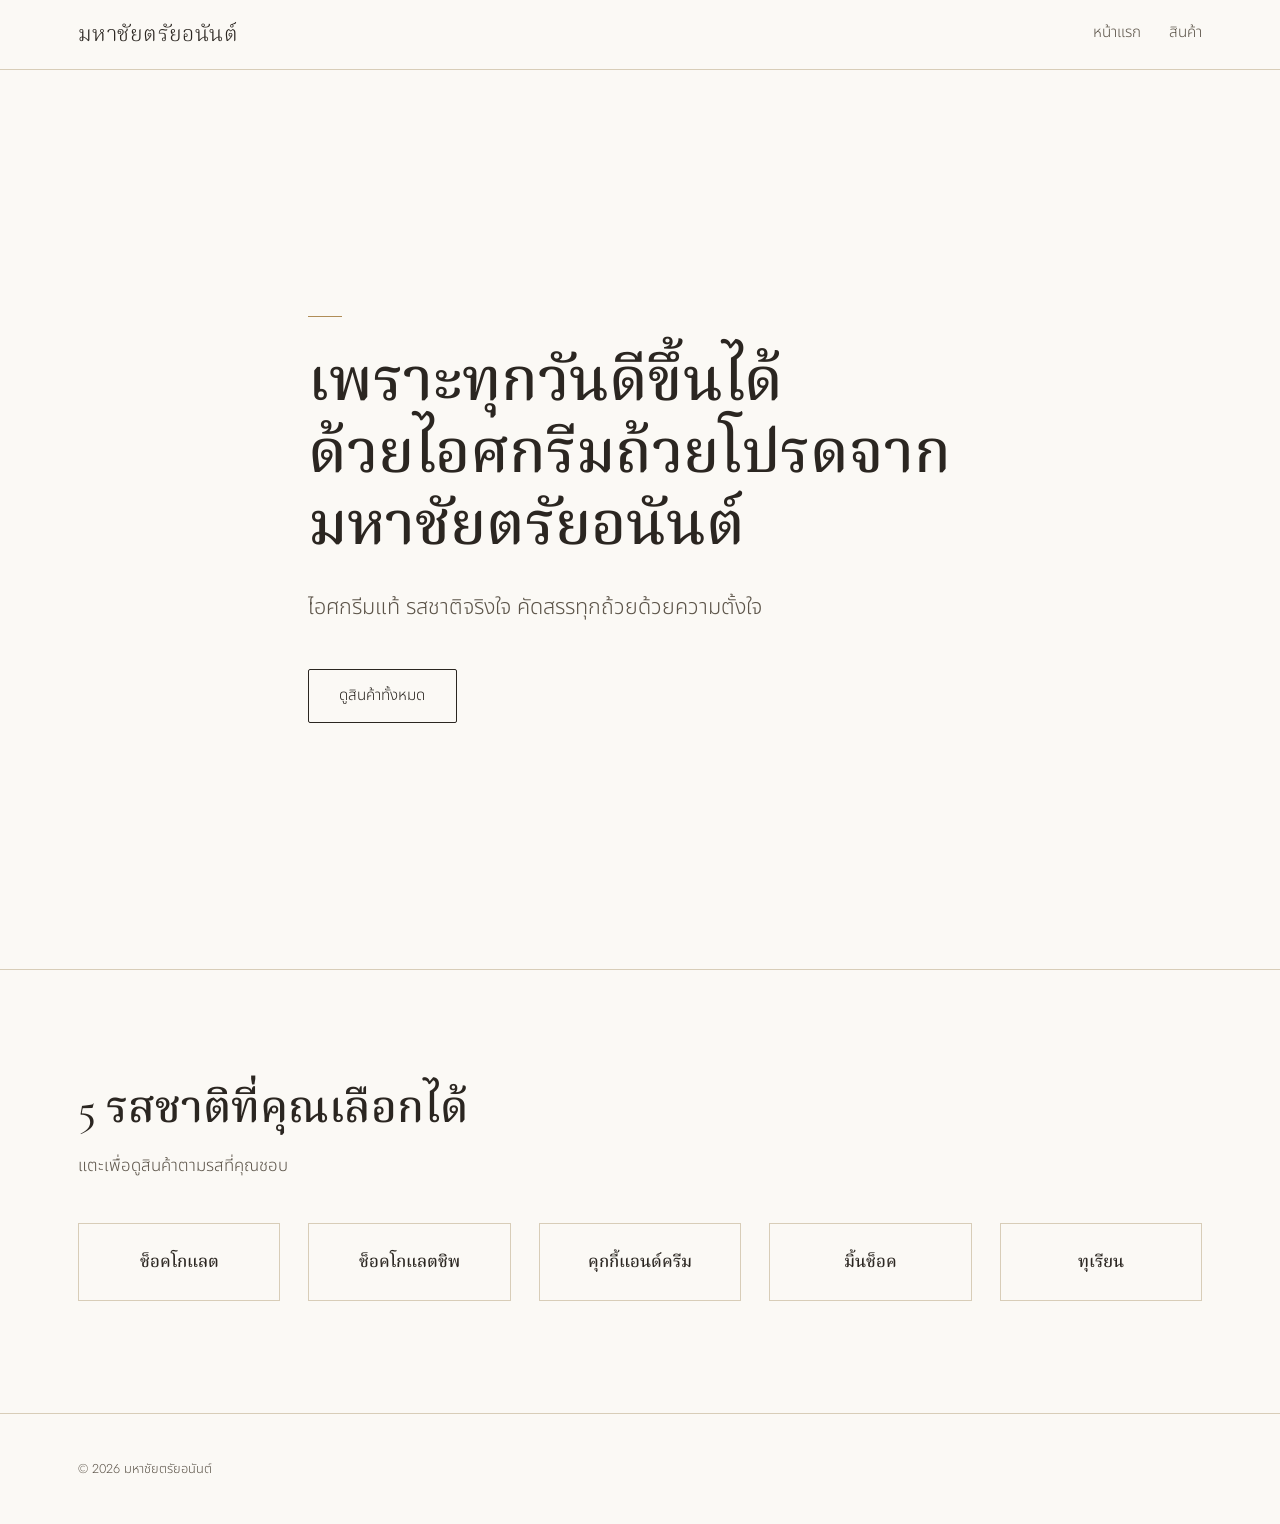
<file: landing page/index.html>
<!DOCTYPE html>
<html lang="th">
<head>
<meta charset="UTF-8">
<meta name="viewport" content="width=device-width, initial-scale=1.0">
<title>มหาชัยตรัยอนันต์ — ไอศกรีมถ้วยโปรด</title>
<link rel="preconnect" href="https://fonts.googleapis.com">
<link href="https://fonts.googleapis.com/css2?family=Cormorant+Garamond:wght@500;600&family=Jost:wght@300;400;500&family=Noto+Serif+Thai:wght@500;600&family=Noto+Sans+Thai:wght@300;400;500&display=swap" rel="stylesheet">
<link rel="stylesheet" href="style.css">
</head>
<body>

<header class="nav">
  <div class="container nav-inner">
    <a href="index.html" class="nav-logo">มหาชัยตรัยอนันต์</a>
    <nav class="nav-links">
      <a href="index.html">หน้าแรก</a>
      <a href="product.html">สินค้า</a>
    </nav>
  </div>
</header>

<main>

  <section class="hero">
    <div class="container hero-inner">
      <div class="hero-eyebrow-mark"></div>
      <h1>เพราะทุกวันดีขึ้นได้<br>ด้วยไอศกรีมถ้วยโปรดจากมหาชัยตรัยอนันต์</h1>
      <p>ไอศกรีมแท้ รสชาติจริงใจ คัดสรรทุกถ้วยด้วยความตั้งใจ</p>
      <a href="product.html" class="btn">ดูสินค้าทั้งหมด</a>
    </div>
  </section>

  <section class="section">
    <div class="container">

      <div class="section-heading">
        <h2>5 รสชาติที่คุณเลือกได้</h2>
        <p>แตะเพื่อดูสินค้าตามรสที่คุณชอบ</p>
      </div>

      <div class="taste-grid">
        <a href="product.html?taste=ช็อคโกแลต" class="taste-card">
          <span class="taste-card__mark" style="background-color: var(--taste-choco);"></span>
          <h3>ช็อคโกแลต</h3>
        </a>
        <a href="product.html?taste=ช็อคโกแลตชิพ" class="taste-card">
          <span class="taste-card__mark" style="background-color: var(--taste-chip);"></span>
          <h3>ช็อคโกแลตชิพ</h3>
        </a>
        <a href="product.html?taste=คุกกี้แอนด์ครีม" class="taste-card">
          <span class="taste-card__mark" style="background-color: var(--taste-cookie);"></span>
          <h3>คุกกี้แอนด์ครีม</h3>
        </a>
        <a href="product.html?taste=มิ้นช็อค" class="taste-card">
          <span class="taste-card__mark" style="background-color: var(--taste-mint);"></span>
          <h3>มิ้นช็อค</h3>
        </a>
        <a href="product.html?taste=ทุเรียน" class="taste-card">
          <span class="taste-card__mark" style="background-color: var(--taste-durian);"></span>
          <h3>ทุเรียน</h3>
        </a>
      </div>

    </div>
  </section>

</main>

<footer class="footer">
  <div class="container">
    &copy; 2026 มหาชัยตรัยอนันต์
  </div>
</footer>

</body>
</html>
</file>
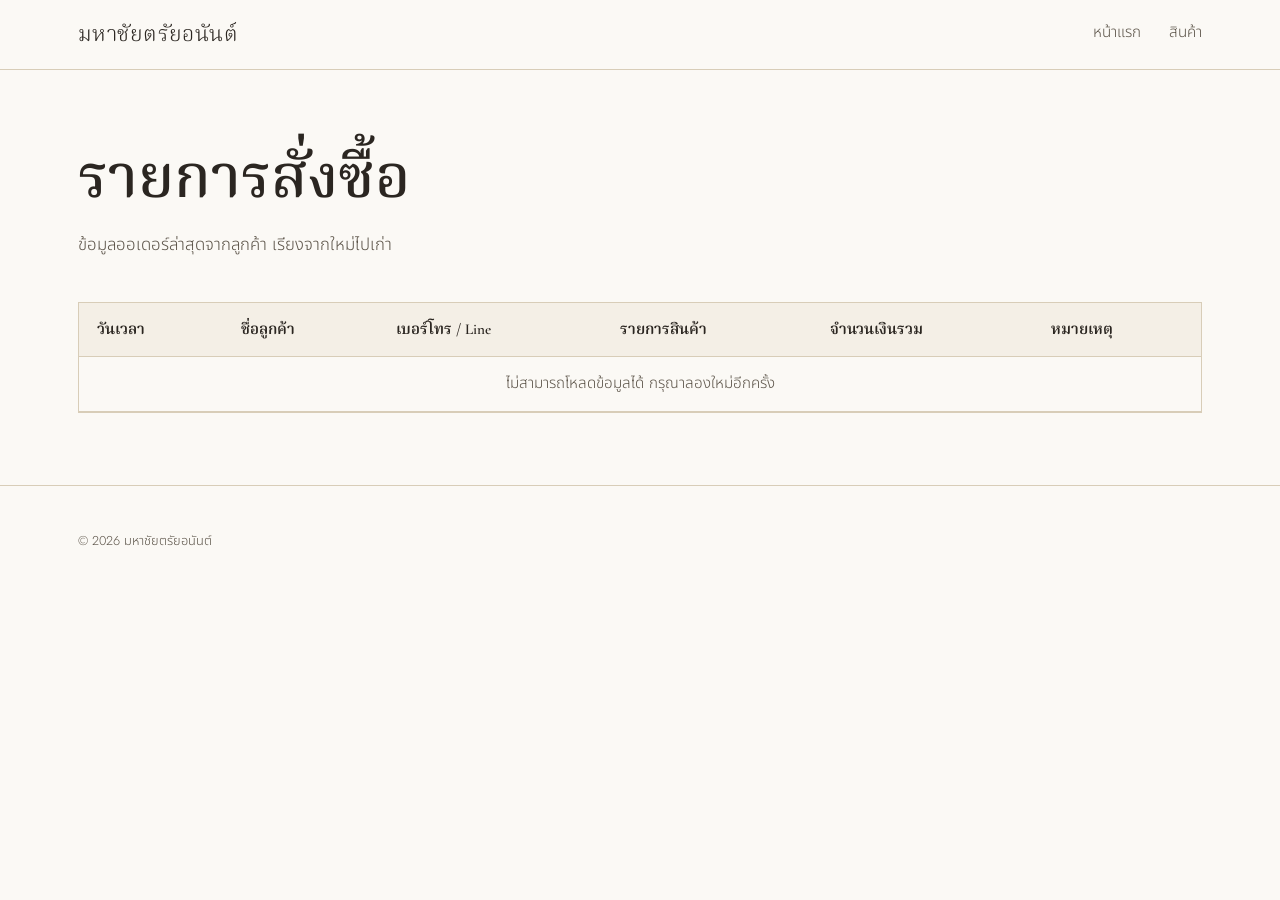
<file: landing page/admin.html>
<!DOCTYPE html>
<html lang="th">
<head>
<meta charset="UTF-8">
<meta name="viewport" content="width=device-width, initial-scale=1.0">
<title>รายการสั่งซื้อ — มหาชัยตรัยอนันต์</title>
<link rel="preconnect" href="https://fonts.googleapis.com">
<link href="https://fonts.googleapis.com/css2?family=Cormorant+Garamond:wght@500;600&family=Jost:wght@300;400;500&family=Noto+Serif+Thai:wght@500;600&family=Noto+Sans+Thai:wght@300;400;500&display=swap" rel="stylesheet">
<link rel="stylesheet" href="style.css">
</head>
<body>

<header class="nav">
  <div class="container nav-inner">
    <a href="index.html" class="nav-logo">มหาชัยตรัยอนันต์</a>
    <nav class="nav-links">
      <a href="index.html">หน้าแรก</a>
      <a href="product.html">สินค้า</a>
    </nav>
  </div>
</header>

<main class="section section--tight">
  <div class="container">

    <div class="section-heading">
      <h1>รายการสั่งซื้อ</h1>
      <p>ข้อมูลออเดอร์ล่าสุดจากลูกค้า เรียงจากใหม่ไปเก่า</p>
    </div>

    <div class="table-wrap">
      <table id="ordersTable">
        <thead>
          <tr>
            <th>วันเวลา</th>
            <th>ชื่อลูกค้า</th>
            <th>เบอร์โทร / Line</th>
            <th>รายการสินค้า</th>
            <th>จำนวนเงินรวม</th>
            <th>หมายเหตุ</th>
          </tr>
        </thead>
        <tbody>
          <tr><td colspan="6" class="loading-row">กำลังโหลดข้อมูล...</td></tr>
        </tbody>
      </table>
    </div>

  </div>
</main>

<footer class="footer">
  <div class="container">
    &copy; 2026 มหาชัยตรัยอนันต์
  </div>
</footer>

<script src="script.js"></script>
</body>
</html>
</file>
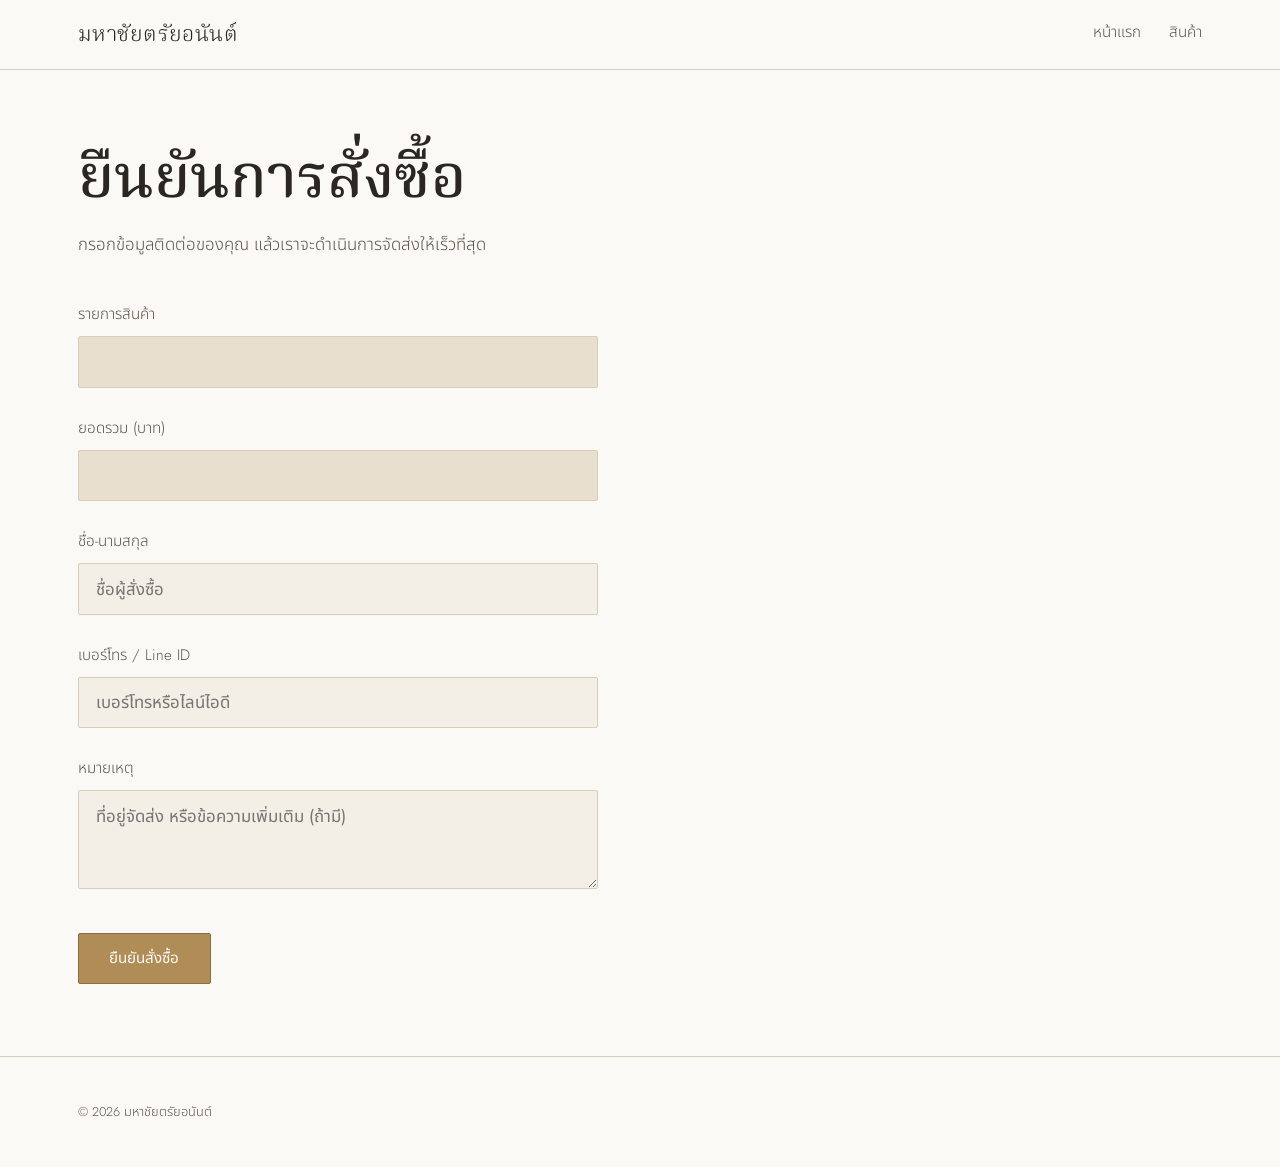
<file: landing page/order.html>
<!DOCTYPE html>
<html lang="th">
<head>
<meta charset="UTF-8">
<meta name="viewport" content="width=device-width, initial-scale=1.0">
<title>ยืนยันการสั่งซื้อ — มหาชัยตรัยอนันต์</title>
<link rel="preconnect" href="https://fonts.googleapis.com">
<link href="https://fonts.googleapis.com/css2?family=Cormorant+Garamond:wght@500;600&family=Jost:wght@300;400;500&family=Noto+Serif+Thai:wght@500;600&family=Noto+Sans+Thai:wght@300;400;500&display=swap" rel="stylesheet">
<link rel="stylesheet" href="style.css">
</head>
<body>

<header class="nav">
  <div class="container nav-inner">
    <a href="index.html" class="nav-logo">มหาชัยตรัยอนันต์</a>
    <nav class="nav-links">
      <a href="index.html">หน้าแรก</a>
      <a href="product.html">สินค้า</a>
    </nav>
  </div>
</header>

<main class="section section--tight">
  <div class="container">

    <div class="section-heading">
      <h1>ยืนยันการสั่งซื้อ</h1>
      <p>กรอกข้อมูลติดต่อของคุณ แล้วเราจะดำเนินการจัดส่งให้เร็วที่สุด</p>
    </div>

    <form id="orderForm" class="order-form">

      <div class="form-field">
        <label for="items">รายการสินค้า</label>
        <input type="text" id="items" name="items" readonly>
      </div>

      <div class="form-field">
        <label for="total">ยอดรวม (บาท)</label>
        <input type="text" id="total" name="total" readonly>
      </div>

      <div class="form-field">
        <label for="customerName">ชื่อ-นามสกุล</label>
        <input type="text" id="customerName" name="customerName" required placeholder="ชื่อผู้สั่งซื้อ">
      </div>

      <div class="form-field">
        <label for="contact">เบอร์โทร / Line ID</label>
        <input type="text" id="contact" name="contact" required placeholder="เบอร์โทรหรือไลน์ไอดี">
      </div>

      <div class="form-field">
        <label for="note">หมายเหตุ</label>
        <textarea id="note" name="note" rows="3" placeholder="ที่อยู่จัดส่ง หรือข้อความเพิ่มเติม (ถ้ามี)"></textarea>
      </div>

      <button type="submit" class="btn btn-primary order-form__submit">ยืนยันสั่งซื้อ</button>

    </form>

  </div>
</main>

<footer class="footer">
  <div class="container">
    &copy; 2026 มหาชัยตรัยอนันต์
  </div>
</footer>

<script src="script.js"></script>
</body>
</html>
</file>
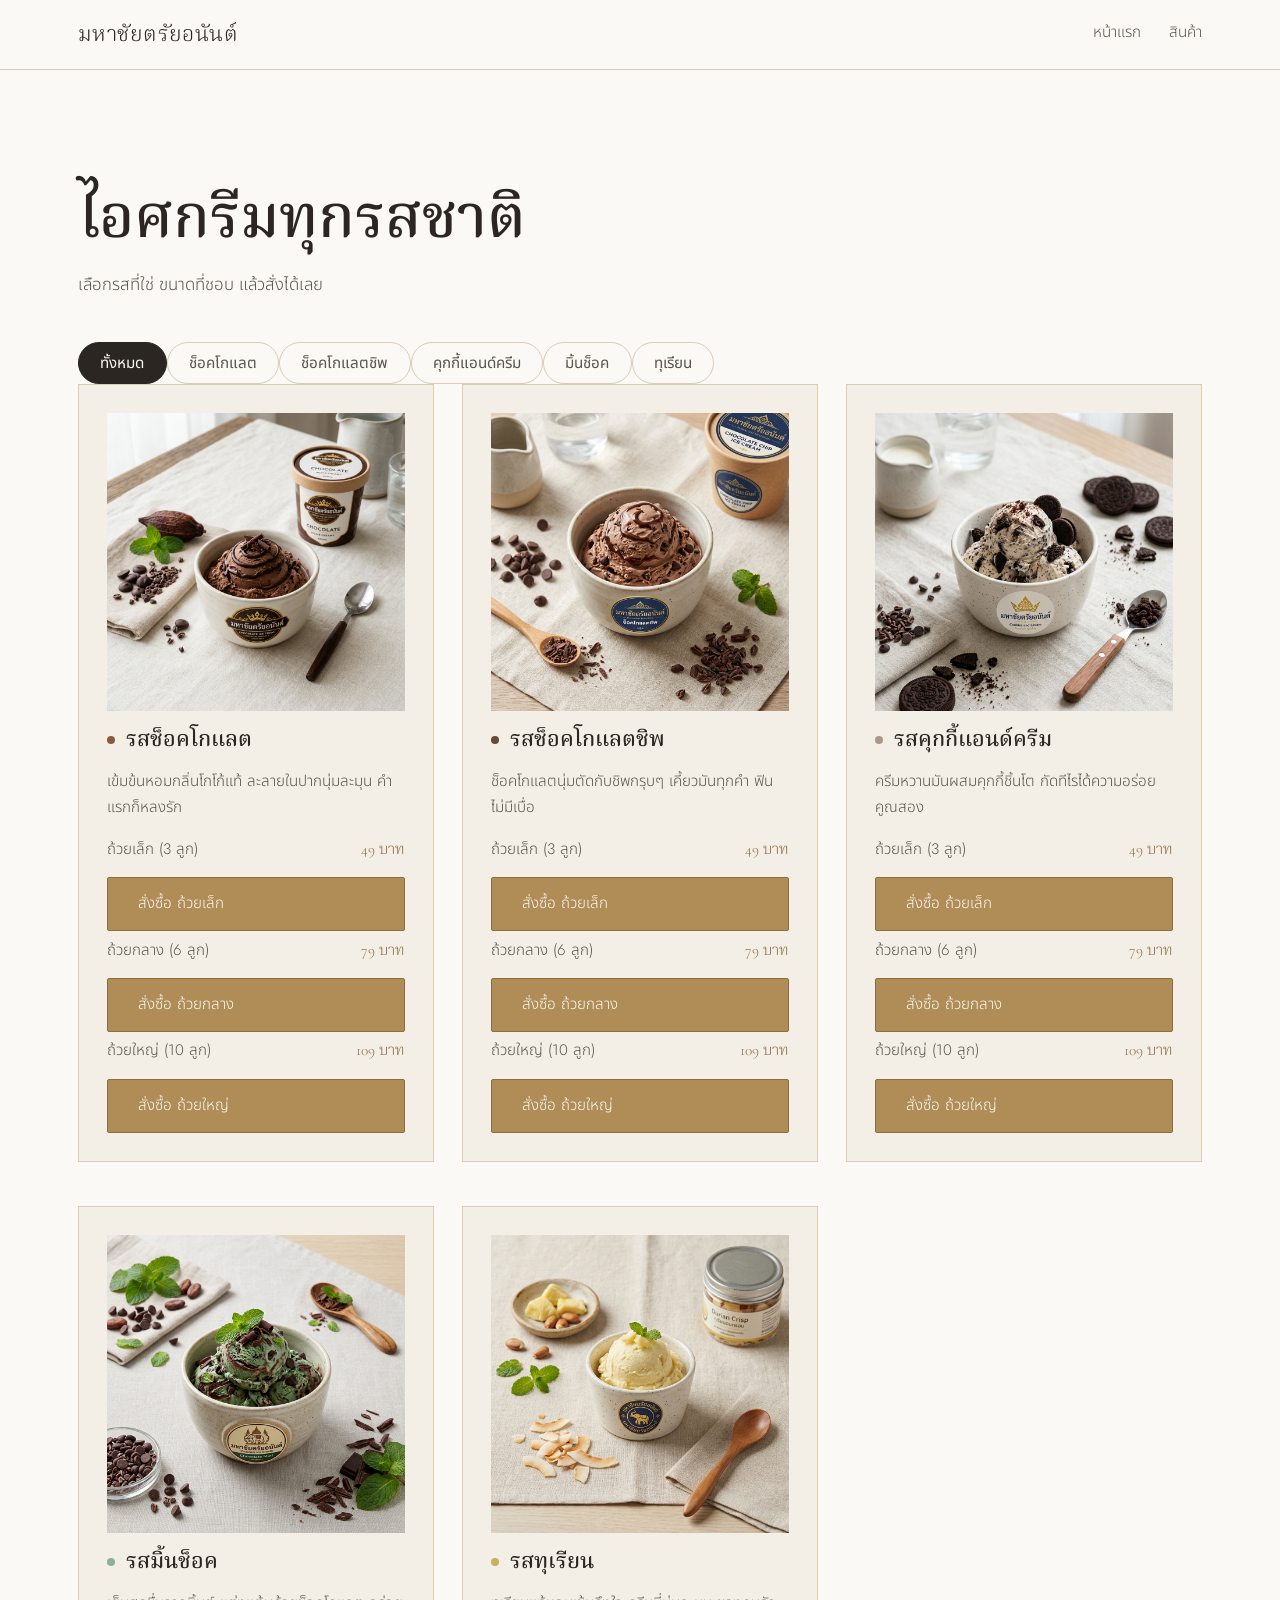
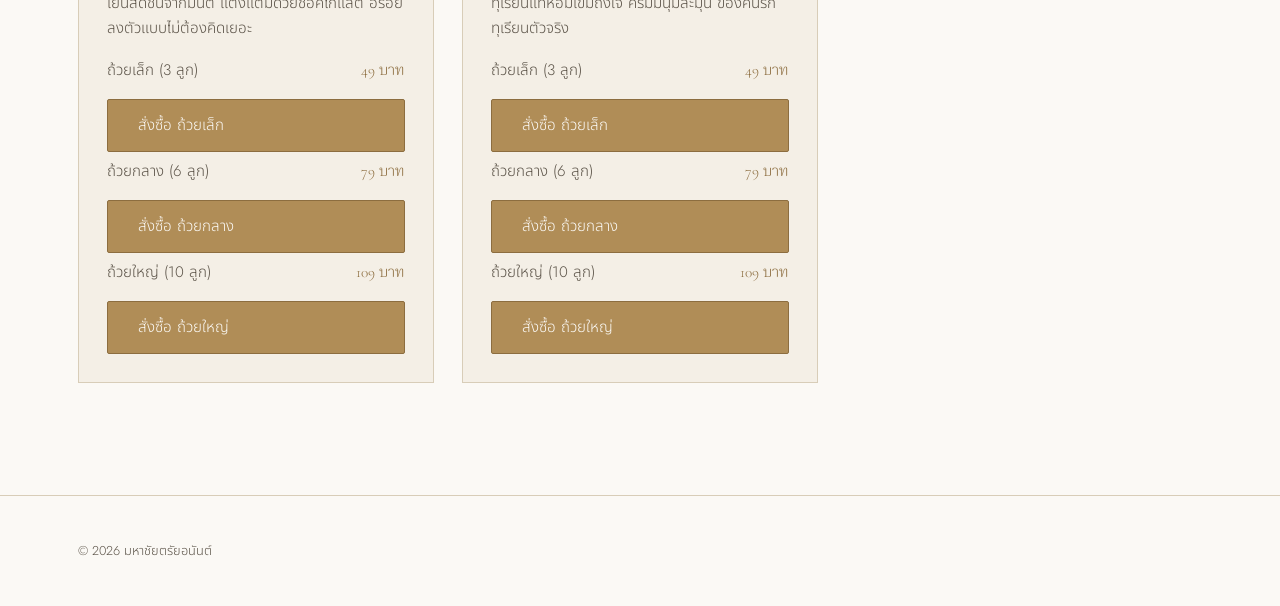
<file: landing page/product.html>
<!DOCTYPE html>
<html lang="th">
<head>
<meta charset="UTF-8">
<meta name="viewport" content="width=device-width, initial-scale=1.0">
<title>สินค้าทั้งหมด — มหาชัยตรัยอนันต์</title>
<link rel="preconnect" href="https://fonts.googleapis.com">
<link href="https://fonts.googleapis.com/css2?family=Cormorant+Garamond:wght@500;600&family=Jost:wght@300;400;500&family=Noto+Serif+Thai:wght@500;600&family=Noto+Sans+Thai:wght@300;400;500&display=swap" rel="stylesheet">
<link rel="stylesheet" href="style.css">
</head>
<body>

<header class="nav">
  <div class="container nav-inner">
    <a href="index.html" class="nav-logo">มหาชัยตรัยอนันต์</a>
    <nav class="nav-links">
      <a href="index.html">หน้าแรก</a>
      <a href="product.html">สินค้า</a>
    </nav>
  </div>
</header>

<main class="section">
  <div class="container">

    <div class="section-heading">
      <h1>ไอศกรีมทุกรสชาติ</h1>
      <p>เลือกรสที่ใช่ ขนาดที่ชอบ แล้วสั่งได้เลย</p>
    </div>

    <div id="filter-bar"></div>

    <div id="product-list" class="product-grid"></div>

  </div>
</main>

<footer class="footer">
  <div class="container">
    &copy; 2026 มหาชัยตรัยอนันต์
  </div>
</footer>

<script src="script.js"></script>
</body>
</html>
</file>
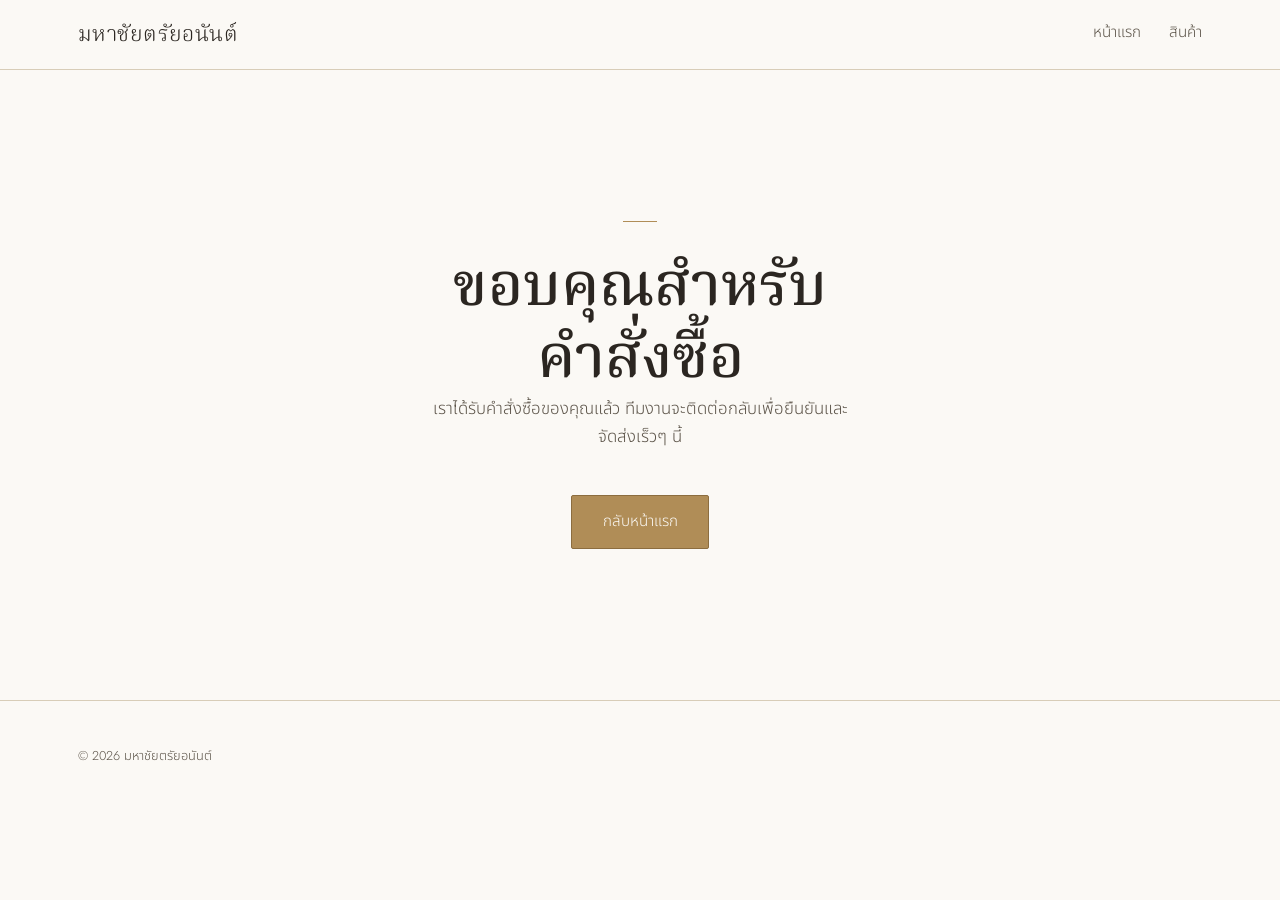
<file: landing page/thankyou.html>
<!DOCTYPE html>
<html lang="th">
<head>
<meta charset="UTF-8">
<meta name="viewport" content="width=device-width, initial-scale=1.0">
<title>ขอบคุณสำหรับการสั่งซื้อ — มหาชัยตรัยอนันต์</title>
<link rel="preconnect" href="https://fonts.googleapis.com">
<link href="https://fonts.googleapis.com/css2?family=Cormorant+Garamond:wght@500;600&family=Jost:wght@300;400;500&family=Noto+Serif+Thai:wght@500;600&family=Noto+Sans+Thai:wght@300;400;500&display=swap" rel="stylesheet">
<link rel="stylesheet" href="style.css">
</head>
<body>

<header class="nav">
  <div class="container nav-inner">
    <a href="index.html" class="nav-logo">มหาชัยตรัยอนันต์</a>
    <nav class="nav-links">
      <a href="index.html">หน้าแรก</a>
      <a href="product.html">สินค้า</a>
    </nav>
  </div>
</header>

<main class="thankyou">
  <div class="container thankyou-inner">
    <div class="thankyou-eyebrow-mark"></div>
    <h1>ขอบคุณสำหรับคำสั่งซื้อ</h1>
    <p>เราได้รับคำสั่งซื้อของคุณแล้ว ทีมงานจะติดต่อกลับเพื่อยืนยันและจัดส่งเร็วๆ นี้</p>
    <a href="index.html" class="btn btn-primary">กลับหน้าแรก</a>
  </div>
</main>

<footer class="footer">
  <div class="container">
    &copy; 2026 มหาชัยตรัยอนันต์
  </div>
</footer>

</body>
</html>
</file>
<file: landing page/style.css>
/* ==========================================================================
   มหาชัยตรัยอนันต์ — Base Theme
   โทนพรีเมียม เรียบหรู มินิมอล / ขาว-ครีม-เบจเข้ม + ทอง-บรอนซ์อ่อน
   ========================================================================== */

:root {
  /* Core palette */
  --color-bg: #FBF9F5;
  --color-surface: #F4EFE6;
  --color-surface-deep: #E8DFCF;
  --color-ink: #2B2621;
  --color-ink-soft: #5C5449;
  --color-border: #D8CDB8;
  --color-accent: #B08D57;
  --color-accent-deep: #8C6D3F;
  --color-accent-soft: #E9DCC3;

  /* Taste accents — เบาๆ ใช้แค่จุดเล็ก ๆ ไม่ทาพื้นหลังเต็ม */
  --taste-choco: #8A5A3C;
  --taste-chip: #6B4A34;
  --taste-cookie: #A99A85;
  --taste-mint: #8FAE9B;
  --taste-durian: #C7B15A;

  /* Typography */
  --font-display: 'Cormorant Garamond', 'Noto Serif Thai', serif;
  --font-body: 'Jost', 'Noto Sans Thai', sans-serif;

  /* Type scale */
  --text-xs: 0.8rem;
  --text-sm: 0.95rem;
  --text-base: 1.05rem;
  --text-lg: 1.35rem;
  --text-xl: 1.9rem;
  --text-2xl: 2.75rem;
  --text-3xl: 3.75rem;

  /* Spacing scale */
  --space-1: 0.5rem;
  --space-2: 1rem;
  --space-3: 1.75rem;
  --space-4: 2.75rem;
  --space-5: 4.5rem;
  --space-6: 7rem;

  /* Layout */
  --max-width: 1180px;
  --border-thin: 1px solid var(--color-border);
  --radius: 2px;
}

/* ==========================================================================
   Reset
   ========================================================================== */

*,
*::before,
*::after {
  box-sizing: border-box;
}

html {
  scroll-behavior: smooth;
}

body {
  margin: 0;
  background-color: var(--color-bg);
  color: var(--color-ink);
  font-family: var(--font-body);
  font-size: var(--text-base);
  font-weight: 300;
  line-height: 1.7;
  -webkit-font-smoothing: antialiased;
}

img {
  max-width: 100%;
  display: block;
}

a {
  color: inherit;
  text-decoration: none;
}

ul {
  list-style: none;
  margin: 0;
  padding: 0;
}

h1, h2, h3, h4 {
  font-family: var(--font-display);
  font-weight: 500;
  line-height: 1.2;
  margin: 0;
  color: var(--color-ink);
}

h1 { font-size: var(--text-3xl); }
h2 { font-size: var(--text-2xl); }
h3 { font-size: var(--text-lg); }

p {
  margin: 0;
  color: var(--color-ink-soft);
  max-width: 62ch;
}

button {
  font-family: var(--font-body);
  cursor: pointer;
}

/* Visible keyboard focus */
a:focus-visible,
button:focus-visible,
input:focus-visible {
  outline: 2px solid var(--color-accent);
  outline-offset: 3px;
}

@media (prefers-reduced-motion: reduce) {
  *, *::before, *::after {
    animation-duration: 0.001ms !important;
    animation-iteration-count: 1 !important;
    transition-duration: 0.001ms !important;
    scroll-behavior: auto !important;
  }
}

/* ==========================================================================
   Layout helpers
   ========================================================================== */

.container {
  max-width: var(--max-width);
  margin-inline: auto;
  padding-inline: var(--space-3);
}

.section {
  padding-block: var(--space-6);
}

.section--tight {
  padding-block: var(--space-5);
}

.section-heading {
  margin-bottom: var(--space-4);
}

.section-heading p {
  margin-top: var(--space-2);
}

/* ==========================================================================
   Navigation
   ========================================================================== */

.nav {
  border-bottom: var(--border-thin);
  background-color: var(--color-bg);
}

.nav-inner {
  display: flex;
  align-items: center;
  justify-content: space-between;
  padding-block: var(--space-2);
}

.nav-logo {
  font-family: var(--font-display);
  font-size: var(--text-lg);
  letter-spacing: 0.02em;
}

.nav-links {
  display: flex;
  gap: var(--space-3);
  font-size: var(--text-sm);
  color: var(--color-ink-soft);
}

.nav-links a {
  border-bottom: 1px solid transparent;
  padding-bottom: 2px;
  transition: border-color 0.25s ease, color 0.25s ease;
}

.nav-links a:hover {
  color: var(--color-accent-deep);
  border-color: var(--color-accent);
}

/* ==========================================================================
   Buttons
   ========================================================================== */

.btn {
  display: inline-flex;
  align-items: center;
  gap: var(--space-1);
  padding: 0.85em 2em;
  font-size: var(--text-sm);
  border-radius: var(--radius);
  border: 1px solid var(--color-ink);
  background: transparent;
  color: var(--color-ink);
  transition: background-color 0.25s ease, color 0.25s ease, border-color 0.25s ease;
}

.btn:hover {
  background-color: var(--color-ink);
  color: var(--color-bg);
}

.btn-primary {
  border-color: var(--color-accent-deep);
  background-color: var(--color-accent);
  color: var(--color-bg);
}

.btn-primary:hover {
  background-color: var(--color-accent-deep);
  border-color: var(--color-accent-deep);
  color: var(--color-bg);
}

/* ==========================================================================
   Product card
   ========================================================================== */

.product-grid {
  display: grid;
  grid-template-columns: repeat(3, 1fr);
  gap: var(--space-4) var(--space-3);
}

.product-card {
  background-color: var(--color-surface);
  border: var(--border-thin);
  padding: var(--space-3);
  display: flex;
  flex-direction: column;
  gap: var(--space-2);
}

.product-card__image {
  aspect-ratio: 1 / 1;
  overflow: hidden;
  background-color: var(--color-surface-deep);
}

.product-card__image img {
  width: 100%;
  height: 100%;
  object-fit: cover;
}

.product-card__taste-mark {
  width: 8px;
  height: 8px;
  border-radius: 50%;
  display: inline-block;
  margin-right: 0.5em;
}

.product-card h3 {
  display: flex;
  align-items: center;
}

.product-card p {
  font-size: var(--text-sm);
}

.product-card__price {
  margin-top: auto;
  padding-top: var(--space-2);
  border-top: var(--border-thin);
  display: flex;
  align-items: baseline;
  justify-content: space-between;
  font-family: var(--font-display);
  font-size: var(--text-lg);
  color: var(--color-accent-deep);
}

.product-card__price span {
  font-family: var(--font-body);
  font-size: var(--text-xs);
  color: var(--color-ink-soft);
}

/* Taste accent dots — ใช้แต้มเล็ก ๆ เท่านั้น */
.taste-choco  .product-card__taste-mark { background-color: var(--taste-choco); }
.taste-chip   .product-card__taste-mark { background-color: var(--taste-chip); }
.taste-cookie .product-card__taste-mark { background-color: var(--taste-cookie); }
.taste-mint   .product-card__taste-mark { background-color: var(--taste-mint); }
.taste-durian .product-card__taste-mark { background-color: var(--taste-durian); }

/* ==========================================================================
   Filter bar (product.html)
   ========================================================================== */

.filter-bar {
  display: flex;
  flex-wrap: wrap;
  gap: var(--space-2);
  margin-bottom: var(--space-4);
  padding-bottom: var(--space-3);
  border-bottom: var(--border-thin);
}

.filter-btn {
  padding: 0.55em 1.4em;
  font-size: var(--text-sm);
  font-family: var(--font-body);
  background: transparent;
  border: 1px solid var(--color-border);
  color: var(--color-ink-soft);
  border-radius: 999px;
  transition: border-color 0.2s ease, color 0.2s ease, background-color 0.2s ease;
}

.filter-btn:hover {
  border-color: var(--color-accent);
  color: var(--color-accent-deep);
}

.filter-btn.is-active {
  background-color: var(--color-ink);
  border-color: var(--color-ink);
  color: var(--color-bg);
}

.product-card__size-list {
  display: flex;
  flex-direction: column;
  gap: 0.4em;
}

.product-card__size-row {
  display: flex;
  justify-content: space-between;
  font-size: var(--text-sm);
  color: var(--color-ink-soft);
}

.product-card__size-row span:last-child {
  color: var(--color-accent-deep);
  font-family: var(--font-display);
}

.product-card__order-btn {
  margin-top: var(--space-1);
}

.empty-state {
  color: var(--color-ink-soft);
  padding: var(--space-4) 0;
}

/* ==========================================================================
   Hero (index.html)
   ========================================================================== */

.hero {
  min-height: 100vh;
  display: flex;
  align-items: center;
  border-bottom: var(--border-thin);
}

.hero-inner {
  max-width: 720px;
}

.hero-eyebrow-mark {
  width: 34px;
  height: 1px;
  background-color: var(--color-accent);
  margin-bottom: var(--space-3);
}

.hero h1 {
  font-size: var(--text-3xl);
  margin-bottom: var(--space-3);
}

.hero p {
  font-size: var(--text-lg);
  margin-bottom: var(--space-4);
  color: var(--color-ink-soft);
}

/* ==========================================================================
   Taste cards (index.html)
   ========================================================================== */

.taste-grid {
  display: grid;
  grid-template-columns: repeat(5, 1fr);
  gap: var(--space-3);
}

.taste-card {
  display: block;
  padding: var(--space-3) var(--space-2);
  border: var(--border-thin);
  text-align: center;
  transition: border-color 0.25s ease, transform 0.25s ease;
}

.taste-card:hover {
  border-color: var(--color-accent);
  transform: translateY(-3px);
}

.taste-card__mark {
  width: 10px;
  height: 10px;
  border-radius: 50%;
  margin: 0 auto var(--space-2);
}

.taste-card h3 {
  font-size: var(--text-base);
}

/* ==========================================================================
   Order form (order.html)
   ========================================================================== */

.order-form {
  display: flex;
  flex-direction: column;
  gap: var(--space-3);
  max-width: 520px;
}

.form-field {
  display: flex;
  flex-direction: column;
  gap: 0.5em;
}

.form-field label {
  font-size: var(--text-sm);
  color: var(--color-ink-soft);
}

.form-field input,
.form-field textarea {
  font-family: var(--font-body);
  font-size: var(--text-base);
  color: var(--color-ink);
  background-color: var(--color-surface);
  border: var(--border-thin);
  border-radius: var(--radius);
  padding: 0.75em 1em;
  resize: vertical;
}

.form-field input:read-only {
  background-color: var(--color-surface-deep);
  color: var(--color-ink-soft);
}

.form-field input:focus-visible,
.form-field textarea:focus-visible {
  outline: 2px solid var(--color-accent);
  outline-offset: 2px;
}

.order-form__submit {
  align-self: flex-start;
  margin-top: var(--space-2);
}

/* ==========================================================================
   Admin table (admin.html)
   ========================================================================== */

.table-wrap {
  overflow-x: auto;
  border: var(--border-thin);
}

#ordersTable {
  width: 100%;
  border-collapse: collapse;
  font-size: var(--text-sm);
}

#ordersTable th,
#ordersTable td {
  padding: 0.9em 1.2em;
  text-align: left;
  white-space: nowrap;
  border-bottom: var(--border-thin);
}

#ordersTable td:nth-child(4),
#ordersTable td:nth-child(6) {
  white-space: normal;
  min-width: 200px;
}

#ordersTable thead th {
  background-color: var(--color-surface);
  font-family: var(--font-display);
  font-weight: 600;
  color: var(--color-ink);
}

#ordersTable tbody tr:hover {
  background-color: var(--color-surface);
}

.loading-row,
.empty-row,
.error-row {
  text-align: center !important;
  color: var(--color-ink-soft);
  white-space: normal !important;
}

/* ==========================================================================
   Thank-you page (thankyou.html)
   ========================================================================== */

.thankyou {
  min-height: 70vh;
  display: flex;
  align-items: center;
  justify-content: center;
  text-align: center;
}

.thankyou-inner {
  max-width: 480px;
}

.thankyou-eyebrow-mark {
  width: 34px;
  height: 1px;
  background-color: var(--color-accent);
  margin: 0 auto var(--space-3);
}

.thankyou p {
  margin: 0 auto var(--space-4);
}

/* ==========================================================================
   Footer
   ========================================================================== */

.footer {
  border-top: var(--border-thin);
  padding-block: var(--space-4);
  font-size: var(--text-xs);
  color: var(--color-ink-soft);
}

/* ==========================================================================
   Responsive
   ========================================================================== */

@media (max-width: 960px) {
  .product-grid {
    grid-template-columns: repeat(2, 1fr);
  }

  .taste-grid {
    grid-template-columns: repeat(3, 1fr);
  }

  :root {
    --text-3xl: 2.75rem;
    --text-2xl: 2.1rem;
  }
}

@media (max-width: 600px) {
  .product-grid {
    grid-template-columns: 1fr;
  }

  .taste-grid {
    grid-template-columns: repeat(2, 1fr);
  }

  .nav-links {
    gap: var(--space-2);
    font-size: var(--text-xs);
  }

  .section {
    padding-block: var(--space-4);
  }

  :root {
    --text-3xl: 2.2rem;
    --text-2xl: 1.75rem;
  }
}
</file>
